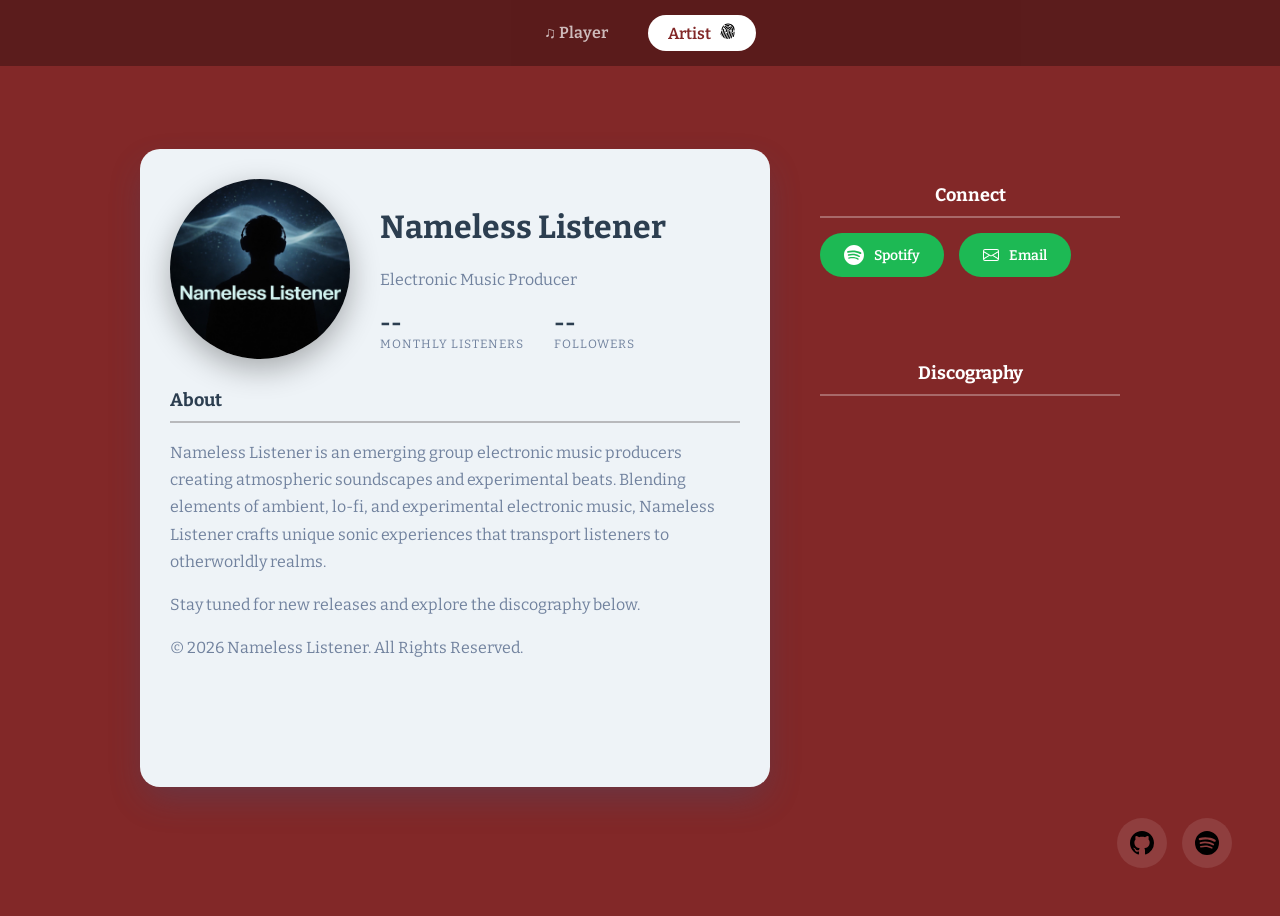
<file: artist.html>
<!DOCTYPE html>
<html lang="en">
  <head>
    <meta charset="UTF-8" />
    <meta name="viewport" content="width=device-width, initial-scale=1.0" />
    <meta http-equiv="X-UA-Compatible" content="ie=edge" />
    <link
      href="https://fonts.googleapis.com/css?family=Bitter:400,700&display=swap&subset=latin-ext"
      rel="stylesheet"
    />
    <link
      rel="stylesheet"
      href="https://meyerweb.com/eric/tools/css/reset/reset.css"
    />
    <link rel="stylesheet" href="./css/main.css" />
    <link rel="icon" type="img/jpg" href="img/artist.jpeg">
    <title>Nameless Listener - Artist Bio</title>
  </head>
  <body> 
    <div class="wrapper artist-page">
      <nav class="nav">
        <a href="index.html" class="nav__link">♫ Player</a>
        <a href="artist.html" class="nav__link -active">
          Artist &nbsp;
          <img src="img/bio.svg" alt="Bio" />
        </a>
      </nav>

      <div class="artist-content">
        <div class="artist-card">
          <div class="artist-header">
            <div class="artist-image">
              <img src="img/artist.jpeg" alt="Nameless Listener" />
            </div>
            <div class="artist-info">
              <h1 class="artist-name">Nameless Listener</h1>
              <p class="artist-tagline">Electronic Music Producer</p>
              <div class="artist-stats">
                <div class="stat">
                  <span class="stat__value">--</span>
                  <span class="stat__label">Monthly Listeners</span>
                </div>
                <div class="stat">
                  <span class="stat__value">--</span>
                  <span class="stat__label">Followers</span>
                </div>
              </div>
            </div>
          </div>

          <div class="artist-bio">
            <h2>About</h2>
            <p>
              Nameless Listener is an emerging group electronic music producers creating atmospheric soundscapes 
              and experimental beats. Blending elements of ambient, lo-fi, and experimental electronic music, 
              Nameless Listener crafts unique sonic experiences that transport listeners to otherworldly realms.
            </p>
            <p>
              Stay tuned for new releases and explore the discography below.
            </p>
            <p>
              © 2026 Nameless Listener. All Rights Reserved.
            </p>
          </div>
        </div>

        <div>
          <div class="artist-links">
            <h2>Connect</h2>
            <div class="social-links">
              <a href="https://open.spotify.com/artist/2kLN8zqbgDTZdkQPZEumI3" target="_blank" class="social-btn spotify">
                <svg class="social-icon" viewBox="0 0 24 24" fill="currentColor">
                  <path d="M12 0C5.4 0 0 5.4 0 12s5.4 12 12 12 12-5.4 12-12S18.66 0 12 0zm5.521 17.34c-.24.359-.66.48-1.021.24-2.82-1.74-6.36-2.101-10.561-1.141-.418.122-.779-.179-.899-.539-.12-.421.18-.78.54-.9 4.56-1.021 8.52-.6 11.64 1.32.42.18.479.659.301 1.02zm1.44-3.3c-.301.42-.841.6-1.262.3-3.239-1.98-8.159-2.58-11.939-1.38-.479.12-1.02-.12-1.14-.6-.12-.48.12-1.021.6-1.141C9.6 9.9 15 10.561 18.72 12.84c.361.181.54.78.241 1.2zm.12-3.36C15.24 8.4 8.82 8.16 5.16 9.301c-.6.179-1.2-.181-1.38-.721-.18-.601.18-1.2.72-1.381 4.26-1.26 11.28-1.02 15.721 1.621.539.3.719 1.02.419 1.56-.299.421-1.02.599-1.559.3z"/>
                </svg>
                Spotify
              </a>
              <a href="mailto:kingsubaish786@gmail.com" target="_blank" class="social-btn spotify">
                <svg xmlns="http://www.w3.org/2000/svg" width="16" height="16" fill="currentColor" class="bi bi-envelope" viewBox="0 0 16 16">
                  <path d="M0 4a2 2 0 0 1 2-2h12a2 2 0 0 1 2 2v8a2 2 0 0 1-2 2H2a2 2 0 0 1-2-2zm2-1a1 1 0 0 0-1 1v.217l7 4.2 7-4.2V4a1 1 0 0 0-1-1zm13 2.383-4.708 2.825L15 11.105zm-.034 6.876-5.64-3.471L8 9.583l-1.326-.795-5.64 3.47A1 1 0 0 0 2 13h12a1 1 0 0 0 .966-.741M1 11.105l4.708-2.897L1 5.383z"/>
                </svg>
                Email
              </a>
            </div>
          </div>
          <div class="spotify-embed">
            <h2>Discography</h2>
            <iframe 
              style="border-radius:12px; display: inline-block;" 
              src="https://open.spotify.com/artist/2kLN8zqbgDTZdkQPZEumI3?utm_source=generator&theme=0" 
              width="100%" 
              height="352" 
              frameBorder="0" 
              allowfullscreen="" 
              allow="autoplay; clipboard-write; encrypted-media; fullscreen; picture-in-picture" 
              loading="lazy">
            </iframe>
          </div>
        </div>
      </div>

      <div class="icon-btn">
        <a href="https://github.com/Nameless-Listener/nameless-listener.github.io" target="_blank" class="icon-link">
          <img src="img/github.svg" alt="GitHub" />
        </a>
        <a href="https://open.spotify.com/artist/2kLN8zqbgDTZdkQPZEumI3" target="_blank" class="icon-link">
          <img src="img/spotify.svg" alt="Spotify" />
        </a>
      </div>
    </div>
  </body>
</html>
</file>
<file: css/main.css>
body {
  background: #822828;
  font-family: "Bitter", serif;
}

.nav {
  position: fixed;
  top: 0;
  left: 0;
  right: 0;
  display: flex;
  justify-content: center;
  gap: 20px;
  padding: 15px;
  background: rgba(0, 0, 0, 0.3);
  z-index: 100;
}

.nav__link {
  text-decoration: none;
  color: #fff;
  font-size: 16px;
  font-weight: 600;
  padding: 8px 20px;
  border-radius: 20px;
  transition: all 0.3s ease;
  opacity: 0.7;
}

.nav__link:hover {
  opacity: 1;
}

.nav__link.-active {
  background: #fff;
  color: #822828;
  opacity: 1;
}

* {
  box-sizing: border-box;
}

.icon {
  display: inline-block;
  width: 1em;
  height: 1em;
  stroke-width: 0;
  stroke: currentColor;
  fill: currentColor;
}

.wrapper {
  width: 100%;
  display: flex;
  align-items: center;
  justify-content: center;
  min-height: 100vh;
  background-size: cover;
}
@media screen and (max-width: 700px), (max-height: 500px) {
  .wrapper {
    flex-wrap: wrap;
    flex-direction: column;
  }
}

.player {
  background: #eef3f7;
  width: 410px;
  min-height: 480px;
  box-shadow: 0px 15px 35px -5px rgba(50, 88, 130, 0.32);
  border-radius: 15px;
  padding: 30px;
}
@media screen and (max-width: 576px), (max-height: 500px) {
  .player {
    width: 95%;
    padding: 20px;
    margin-top: 75px;
    min-height: initial;
    padding-bottom: 30px;
    max-width: 400px;
  }
}
.player__top {
  display: flex;
  align-items: flex-start;
  position: relative;
  z-index: 4;
}
@media screen and (max-width: 576px), (max-height: 500px) {
  .player__top {
    flex-wrap: wrap;
  }
}
.player-cover {
  width: 300px;
  height: 300px;
  margin-left: -70px;
  flex-shrink: 0;
  position: relative;
  z-index: 2;
  border-radius: 15px;
  z-index: 1;
}
@media screen and (max-width: 576px), (max-height: 500px) {
  .player-cover {
    margin-top: -70px;
    margin-bottom: 25px;
    width: 290px;
    height: 230px;
    margin-left: auto;
    margin-right: auto;
  }
}
.player-cover__item {
  background-repeat: no-repeat;
  background-position: center;
  background-size: cover;
  width: 100%;
  height: 100%;
  border-radius: 15px;
  position: absolute;
  left: 0;
  top: 0;
}
.player-cover__item:before {
  content: "";
  background: inherit;
  width: 100%;
  height: 100%;
  box-shadow: 0px 10px 40px 0px rgba(76, 70, 124, 0.5);
  display: block;
  z-index: 1;
  position: absolute;
  top: 30px;
  transform: scale(0.9);
  filter: blur(10px);
  opacity: 0.9;
  border-radius: 15px;
}
.player-cover__item:after {
  content: "";
  background: inherit;
  width: 100%;
  height: 100%;
  box-shadow: 0px 10px 40px 0px rgba(76, 70, 124, 0.5);
  display: block;
  z-index: 2;
  position: absolute;
  border-radius: 15px;
}
.player-cover__img {
  width: 100%;
  height: 100%;
  object-fit: cover;
  border-radius: 15px;
  box-shadow: 0px 10px 40px 0px rgba(76, 70, 124, 0.5);
  user-select: none;
  pointer-events: none;
}
.player-controls {
  flex: 1;
  padding-left: 20px;
  display: flex;
  flex-direction: column;
  align-items: center;
}
@media screen and (max-width: 576px), (max-height: 500px) {
  .player-controls {
    flex-direction: row;
    padding-left: 0;
    width: 100%;
    flex: unset;
  }
}
.player-controls__item {
  display: inline-flex;
  font-size: 30px;
  padding: 5px;
  margin-bottom: 10px;
  color: #acb8cc;
  cursor: pointer;
  width: 50px;
  height: 50px;
  align-items: center;
  justify-content: center;
  position: relative;
  transition: all 0.3s ease-in-out;
}
@media screen and (max-width: 576px), (max-height: 500px) {
  .player-controls__item {
    font-size: 26px;
    padding: 5px;
    margin-right: 10px;
    color: #acb8cc;
    cursor: pointer;
    width: 40px;
    height: 40px;
    margin-bottom: 0;
  }
}
.player-controls__item::before {
  content: "";
  position: absolute;
  width: 100%;
  height: 100%;
  border-radius: 50%;
  background: #fff;
  transform: scale(0.5);
  opacity: 0;
  box-shadow: 0px 5px 10px 0px rgba(76, 70, 124, 0.2);
  transition: all 0.3s ease-in-out;
  transition: all 0.4s cubic-bezier(0.35, 0.57, 0.13, 0.88);
}
@media screen and (min-width: 500px) {
  .player-controls__item:hover {
    color: #532ab9;
  }
  .player-controls__item:hover::before {
    opacity: 1;
    transform: scale(1.3);
  }
}
@media screen and (max-width: 576px), (max-height: 500px) {
  .player-controls__item:active {
    color: #532ab9;
  }
  .player-controls__item:active::before {
    opacity: 1;
    transform: scale(1.3);
  }
}
.player-controls__item .icon {
  position: relative;
  z-index: 2;
}
.player-controls__item.-xl {
  margin-bottom: 0;
  font-size: 95px;
  filter: drop-shadow(0 11px 6px rgba(172, 184, 204, 0.45));
  color: #fff;
  width: auto;
  height: auto;
  display: inline-flex;
}
@media screen and (max-width: 576px), (max-height: 500px) {
  .player-controls__item.-xl {
    margin-left: auto;
    font-size: 75px;
    margin-right: 0;
  }
}
.player-controls__item.-xl:before {
  display: none;
}
.player-controls__item.-favorite.active {
  color: red;
}

[v-cloak] {
  display: none;
}

[v-cloak] > * {
  display: none;
}

.progress {
  width: 100%;
  margin-top: -15px;
  user-select: none;
}
.progress__top {
  display: flex;
  align-items: flex-end;
  justify-content: space-between;
}
.progress__duration {
  color: #71829e;
  font-weight: 700;
  font-size: 20px;
  opacity: 0.5;
}
.progress__time {
  margin-top: 2px;
  color: #71829e;
  font-weight: 700;
  font-size: 16px;
  opacity: 0.7;
}

.progress__bar {
  height: 6px;
  width: 100%;
  cursor: pointer;
  background-color: #d0d8e6;
  display: inline-block;
  border-radius: 10px;
}

.progress__current {
  height: inherit;
  width: 0%;
  background-color: #a3b3ce;
  border-radius: 10px;
}

.album-info {
  color: #71829e;
  flex: 1;
  padding-right: 60px;
  user-select: none;
}
@media screen and (max-width: 576px), (max-height: 500px) {
  .album-info {
    padding-right: 30px;
  }
}
.album-info__name {
  font-size: 20px;
  font-weight: bold;
  margin-bottom: 12px;
  line-height: 1.3em;
}
@media screen and (max-width: 576px), (max-height: 500px) {
  .album-info__name {
    font-size: 18px;
    margin-bottom: 9px;
  }
}
.album-info__track {
  font-weight: 400;
  font-size: 20px;
  opacity: 0.7;
  line-height: 1.3em;
  min-height: 52px;
}
@media screen and (max-width: 576px), (max-height: 500px) {
  .album-info__track {
    font-size: 18px;
    min-height: 50px;
  }
}

.icon-btn {
  position: absolute;
  display: flex;
  gap: 15px;
  right: 40px;
  bottom: 40px;
}

.icon-btn .icon-link {
  display: flex;
  align-items: center;
  justify-content: center;
  width: 50px;
  height: 50px;
  border-radius: 50%;
  background: rgba(255,255,255,0.1);
  transition: all 0.3s ease;
}

.icon-btn .icon-link:hover {
  background: rgba(255,255,255,0.2);
  transform: translateY(-3px);
}

.icon-btn .icon-link img {
  width: 24px;
  height: 24px;
}

@media screen and (min-width: 500px) {
  .github-btn:hover {
    transform: scale(1.1);
    box-shadow: 0px 17px 20px -6px rgba(36, 52, 70, 0.36);
  }
}
@media screen and (max-width: 700px) {
  .github-btn {
    position: relative;
    bottom: auto;
    right: auto;
    margin-top: 20px;
  }
  .github-btn:active {
    transform: scale(1.1);
    box-shadow: 0px 17px 20px -6px rgba(36, 52, 70, 0.36);
  }
}

.scale-out-enter-active {
  transition: all 0.35s ease-in-out;
}

.scale-out-leave-active {
  transition: all 0.35s ease-in-out;
}

.scale-out-enter {
  transform: scale(0.55);
  pointer-events: none;
  opacity: 0;
}

.scale-out-leave-to {
  transform: scale(1.2);
  pointer-events: none;
  opacity: 0;
}

.scale-in-enter-active {
  transition: all 0.35s ease-in-out;
}

.scale-in-leave-active {
  transition: all 0.35s ease-in-out;
}

.scale-in-enter {
  transform: scale(1.2);
  pointer-events: none;
  opacity: 0;
}

.scale-in-leave-to {
  transform: scale(0.55);
  pointer-events: none;
  opacity: 0;
}

/* Artist Page Styles */
.artist-page {
  flex-direction: column;
  padding: 80px 20px 40px;
}

.artist-card {
  background: #eef3f7;
  border-radius: 20px;
  padding: 30px;
  box-shadow: 0px 15px 35px -5px rgba(50, 88, 130, 0.32);
}

.artist-header {
  display: flex;
  gap: 30px;
  margin-bottom: 30px;
}

@media (max-width: 576px) {
  .artist-header {
    flex-direction: column;
    align-items: center;
    text-align: center;
  }
}

.artist-image {
  width: 180px;
  height: 180px;
  border-radius: 50%;
  overflow: hidden;
  flex-shrink: 0;
  box-shadow: 0px 10px 30px rgba(0, 0, 0, 0.3);
}

.artist-image img {
  width: 100%;
  height: 100%;
  object-fit: cover;
}

.artist-info {
  flex: 1;
  display: flex;
  flex-direction: column;
  justify-content: center;
}

.artist-name {
  font-size: 32px;
  font-weight: 700;
  color: #2c3e50;
  margin-bottom: 8px;
}

.artist-tagline {
  font-size: 16px;
  color: #71829e;
  margin-bottom: 20px;
}

.artist-stats {
  display: flex;
  gap: 30px;
}

.stat {
  display: flex;
  flex-direction: column;
}

.stat__value {
  font-size: 24px;
  font-weight: 700;
  color: #2c3e50;
}

.stat__label {
  font-size: 12px;
  color: #71829e;
  text-transform: uppercase;
  letter-spacing: 1px;
}

.artist-bio {
  margin-bottom: 30px;
}

.artist-bio h2,
.artist-links h2,
.spotify-embed h2 {
  font-size: 18px;
  color: #2c3e50;
  margin-bottom: 15px;
  padding-bottom: 10px;
  border-bottom: 2px solid rgba(99, 95, 95, 0.393);
}

.artist-bio p {
  color: #71829e;
  line-height: 1.7;
  margin-bottom: 15px;
}

.artist-links {
  margin-bottom: 30px;
}

.social-links {
  display: flex;
  flex-wrap: wrap;
  gap: 15px;
}

.social-btn {
  display: inline-flex;
  align-items: center;
  gap: 10px;
  padding: 12px 24px;
  border-radius: 30px;
  text-decoration: none;
  font-weight: 600;
  font-size: 14px;
  transition: all 0.3s ease;
}

.social-btn.spotify {
  background: #1DB954;
  color: #fff;
}

.social-btn.spotify:hover {
  background: #1ed760;
  transform: translateY(-2px);
  box-shadow: 0 5px 15px rgba(29, 185, 84, 0.4);
}

.social-icon {
  width: 20px;
  height: 20px;
}

.artist-content {
  display: flex;
  gap: 30px;
  width: 100%;
  max-width: 1000px;
}

@media (max-width: 768px) {
  .artist-content {
    flex-direction: column;
  }
}

.artist-card {
  flex: 1;
  min-width: 0;
}

.artist-links,
.spotify-embed {
  flex: 1;
  background: transparent;
  border-radius: 15px;
  padding: 20px;
  box-shadow: none;
  margin-top: 0;
}

.spotify-embed h2,
.artist-links h2 {
  font-size: 18px;
  color: #ffffff;
  margin-bottom: 15px;
  padding-bottom: 10px;
  border-bottom: 2px solid rgba(255,255,255,0.3);
  text-align: center;
}

/* Adjust wrapper for nav */
.wrapper {
  position: relative;
  padding-top: 60px;
}

/* Spotify Player Layout */
.spotify-player {
  display: flex;
  gap: 30px;
  margin: 30px;
  align-items: flex-start;
  width: 100%;
  max-width: 1200px;
}

.spotify-player__tracks {
  display: flex;
  flex-direction: column;
  gap: 15px;
  flex: 7;
  min-width: 0;
}

.spotify-player__main {
  flex: 3;
  min-width: 0;
}

@media (max-width: 900px) {
  .spotify-player {
    flex-direction: column;
    align-items: center;
  }

  .spotify-player__tracks,
  .spotify-player__main {
    flex: none;
    width: 100%;
  }

  .spotify-player__main iframe {
    width: 100%;
    max-width: 500px;
    height: 500px;
  }
}
</file>
